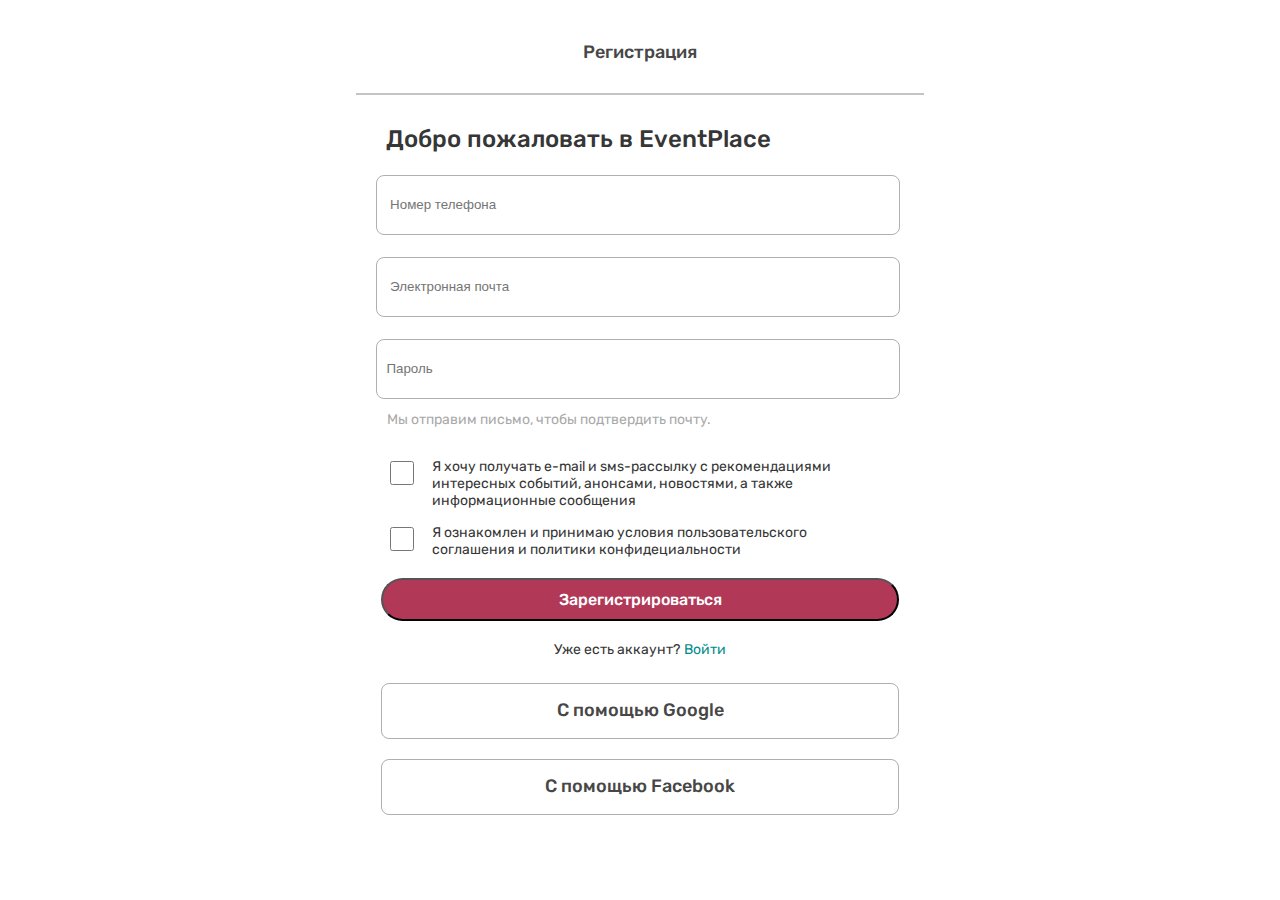
<file: index.html>
<!DOCTYPE html>
<html lang="en">
<head>
    <meta charset="UTF-8">
    <meta http-equiv="X-UA-Compatible" content="IE=edge">
    <meta name="viewport" content="width=device-width, initial-scale=1.0">
    <title>Docu</title>
    <link rel="stylesheet" href="css/style.css">
    <link rel="preconnect" href="https://fonts.googleapis.com">
    <link rel="preconnect" href="https://fonts.gstatic.com" crossorigin>
    <link href="https://fonts.googleapis.com/css2?family=Rakkas&family=Rubik:wght@300;400;500;600&display=swap" rel="stylesheet">
</head>
<body>
    <div class="main">
        <div class="reg">
            <div class="reg__window">
                <div class="reg__window-text">Регистрация</div>
                <div class="reg__window-line"></div>
            </div>
            <div class="reg__welcome">Добро пожаловать в EventPlace</div>
            <input type="tel" placeholder="   Номер телефона" class="reg__info" required>
            <input type="email" placeholder="   Электронная почта" class="reg__info" required>
            <input type="password" placeholder="  Пароль" class="reg__info" required>
            
            <div class="reg__aftext">Мы отправим письмо, чтобы подтвердить почту.</div>
            <div class="reg__rules1">
                <input type="checkbox" class="reg__rules1-form">
                <div class="reg__rules1-text">Я хочу получать e-mail и sмs-рассылку с рекомендациями <br> интересных событий, анонсами, новостями, а также <br> информационные сообщения</div>
            </div>
            <div class="reg__rules2">
                <input type="checkbox" class="reg__rules1-form">
                <div class="reg__rules1-text">Я ознакомлен и принимаю  условия пользовательского <br> соглашения и политики конфидециальности</div>
            </div>
            <div class="reg__btn">
                <button class="reg__btn-form">
                    <div class="reg__btn-text">Зарегистрироваться</div>
                </button>
            </div>
            <div class="winlog">
                <p>Уже есть аккаунт? <a href="#" class="winlog__btn">Войти</a></p> 
            </div>
            <div class="reg__google">
                <button class="reg__google-form">
                    <div class="reg__google-text">С помощью Google</div>
                </button>
            </div>
            <div class="reg__fb">
                <button class="reg__google-form">
                    <div class="reg__google-text">С помощью Facebook</div>
                </button>
            </div>
        </div>
    </div>
</body>
</html>
</file>
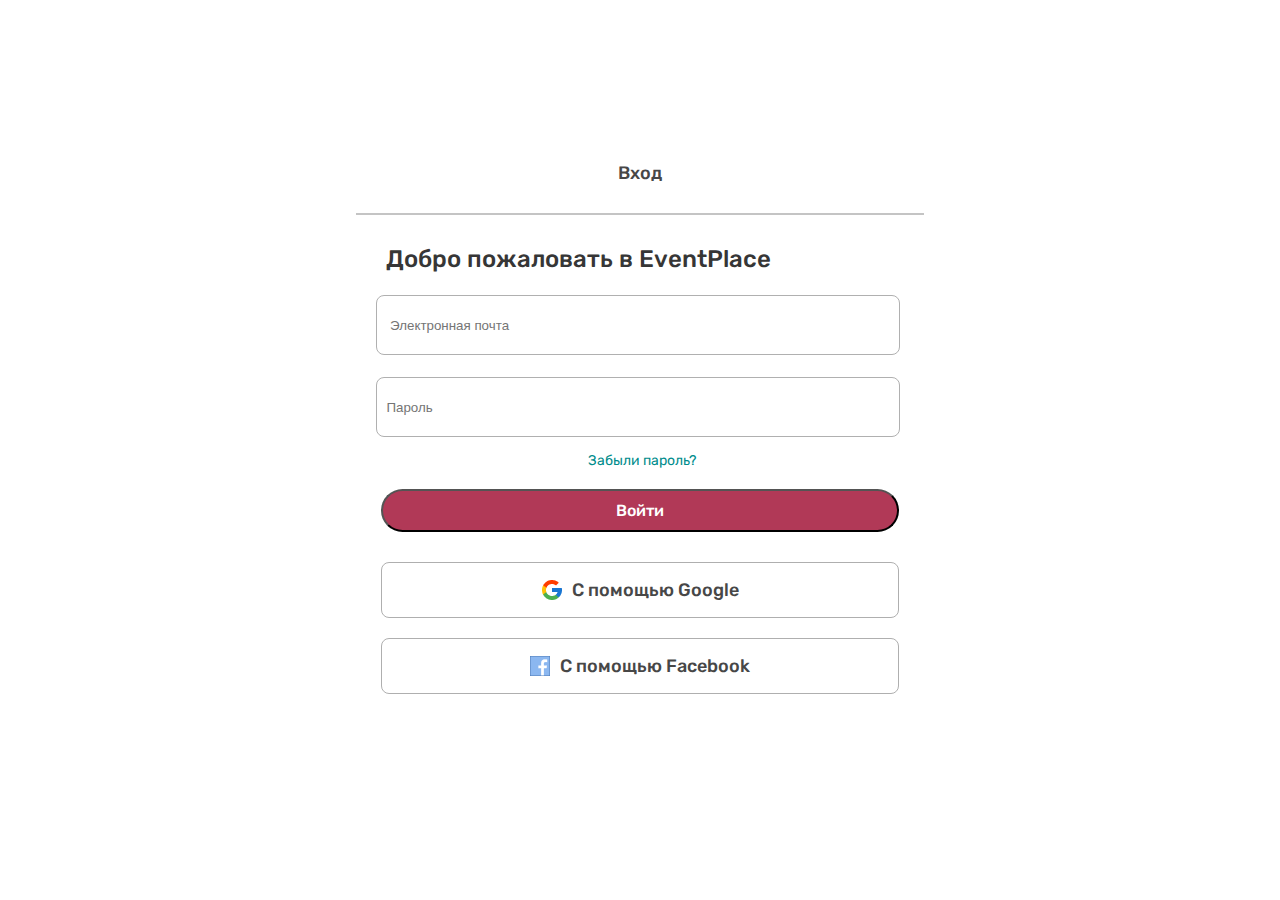
<file: index2.html>
<!DOCTYPE html>
<html lang="en">
<head>
    <meta charset="UTF-8">
    <meta http-equiv="X-UA-Compatible" content="IE=edge">
    <meta name="viewport" content="width=device-width, initial-scale=1.0">
    <title>Docu</title>
    <link rel="stylesheet" href="css/style.css">
    <link rel="preconnect" href="https://fonts.googleapis.com">
    <link rel="preconnect" href="https://fonts.gstatic.com" crossorigin>
    <link href="https://fonts.googleapis.com/css2?family=Rakkas&family=Rubik:wght@300;400;500;600&display=swap" rel="stylesheet">
</head>
<body>
    <div class="main">
        <div class="reg">
            <div class="reg__window">
                <div class="reg__window-text">Вход</div>
                <div class="reg__window-line"></div>
            </div>
            <div class="reg__welcome">Добро пожаловать в EventPlace</div>
            <input type="email" placeholder="   Электронная почта" class="reg__info" required>
            <input type="password" placeholder="  Пароль" class="reg__info" required>
            <div class="winlog">
                <a href="#" class="winlog__btn">Забыли пароль?</a>
            </div>
            <div class="reg__btn">
                <button class="reg__btn-form">
                    <div class="reg__btn-text">Войти</div>
                </button>
            </div>
            <div class="reg__google">
                <button class="reg__google-form">
                    <div class="reg__google-text google">С помощью Google</div>
                </button>
            </div>
            <div class="reg__fb">
                <button class="reg__fb-form">
                    <div class="reg__google-text facebook">С помощью Facebook</div>
                </button>
            </div>
        </div>
    </div>
</body>
</html>
</file>
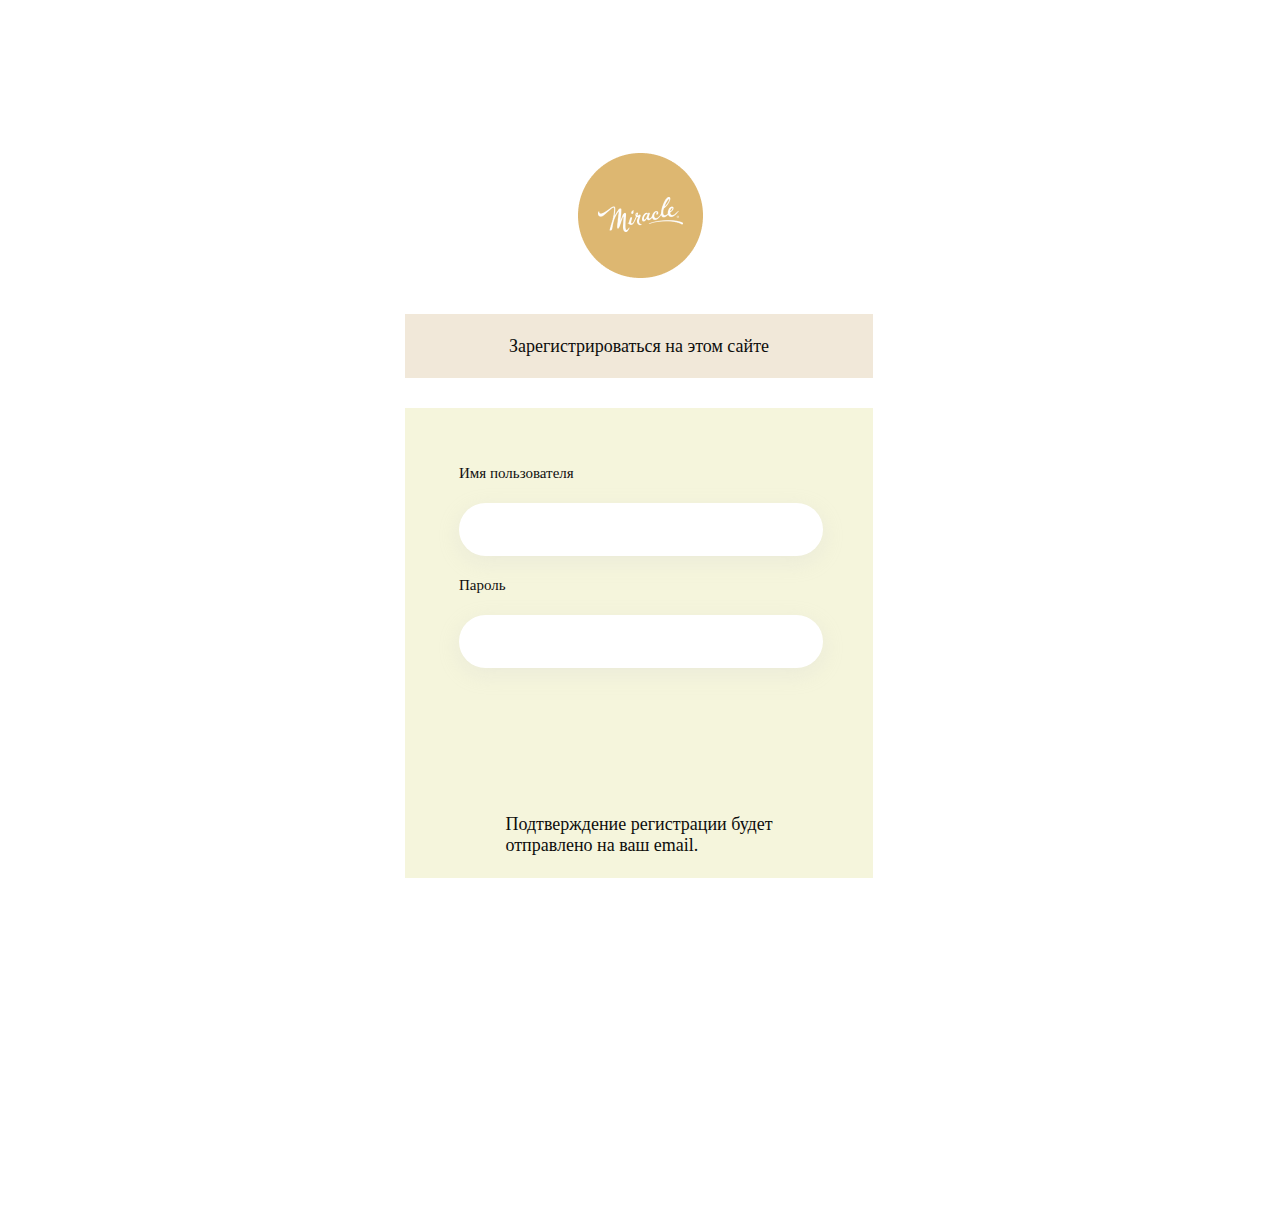
<file: index3.html>
<!DOCTYPE html>
<html lang="en">
<head>
    <meta charset="UTF-8">
    <meta http-equiv="X-UA-Compatible" content="IE=edge">
    <meta name="viewport" content="width=device-width, initial-scale=1.0">
    <title>Document</title>
    <link rel="stylesheet" href="css/style.css">
</head>
<body>
    <div class="maain">
        <div class="main1">
            <div class="logo">
                <img src="img/logo.png" alt="">
            </div>
            <div class="regist">
                <div class="regist__text">Зарегистрироваться на этом сайте</div>
            </div>
            <div class="log__gen">
                <div class="login1">
                    <div class="login__name-text">Имя пользователя</div>
                    <input type="password" placeholder="" class="login__input" required>
                </div>
                <div class="login2">
                    <div class="login__name-text">Пароль</div>
                    <input type="password" placeholder="" class="login__input" required>
                </div>
                <div class="podt">
                    <div class="podt__text">Подтверждение регистрации будет <br> отправлено на ваш email.</div>
                </div>
            </div>
        </div>
    </div>
</body>
</html>
</file>
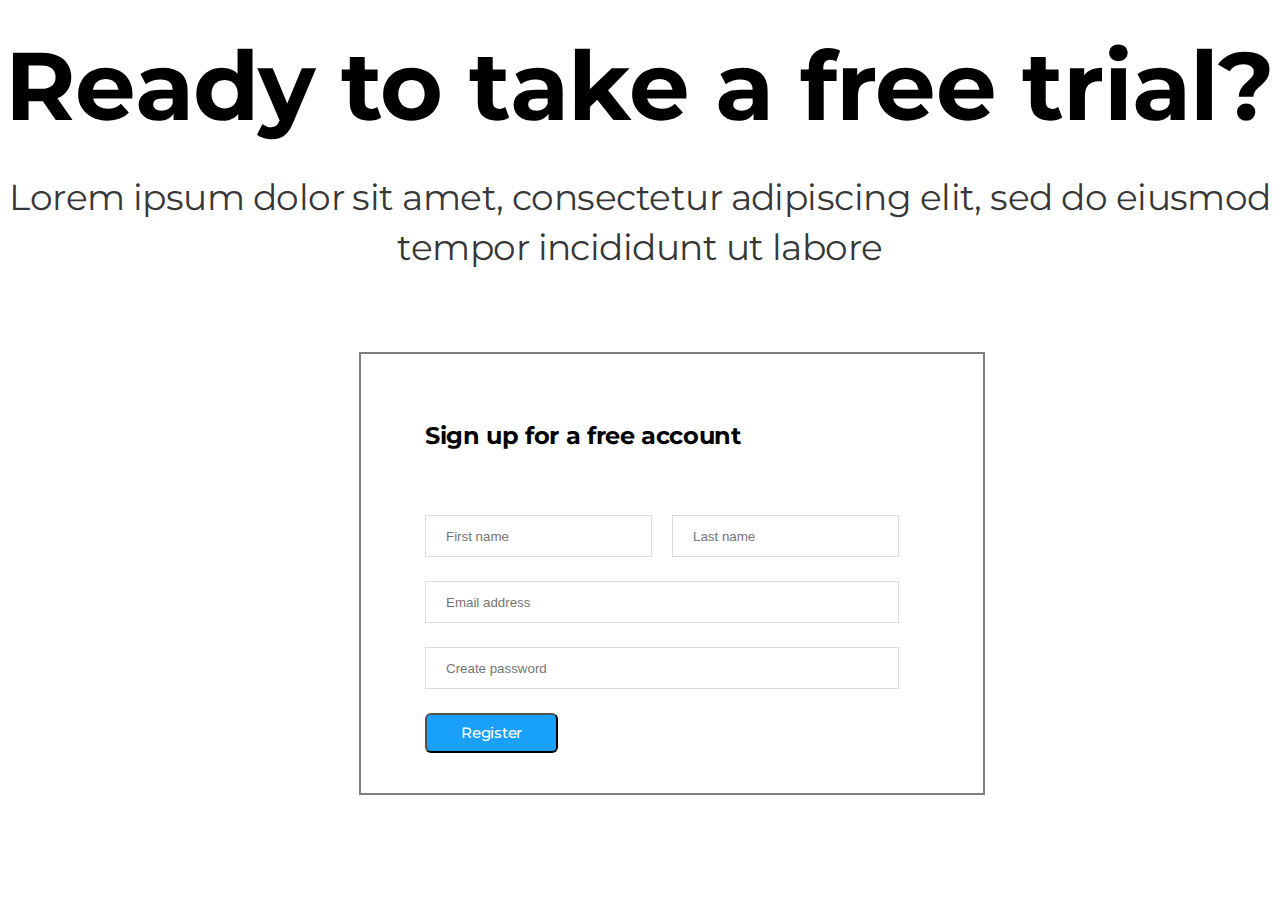
<file: index4.html>
<!DOCTYPE html>
<html lang="en">
<head>
    <meta charset="UTF-8">
    <meta http-equiv="X-UA-Compatible" content="IE=edge">
    <meta name="viewport" content="width=device-width, initial-scale=1.0">
    <title>Create akk</title>
    <link rel="stylesheet" href="css/style4.css">
</head>
<body>
    <div class="all">
        <header class="all__title">
            <h1>
                Ready to take a free trial?
            </h1>
        </header>
        <section class="all__info">
            <p>Lorem ipsum dolor sit amet, consectetur adipiscing elit, sed do eiusmod</p>
            <p>tempor incididunt ut labore</p>
        </section>
        <section class="all__block">
            <div class="all__block__title">
                <p>Sign up for a free account</p>
            </div>
            <div class="all__inputs">
                <div class="all__line__input">
                    <input type="text" class="short all__input" placeholder="First name">
                    <input type="text" class="short all__input" placeholder="Last name">
                </div>
                <input type="email" class="all__input" placeholder="Email address">
                <input type="password" class="all__input" placeholder="Create password">
                <div class="__button__position">
                    <button class='all__button'>
                        <a href="#">Register</a>
                    </button>
                </div>
            </div>
        </section>
    </div>
</body>
</html>
</file>
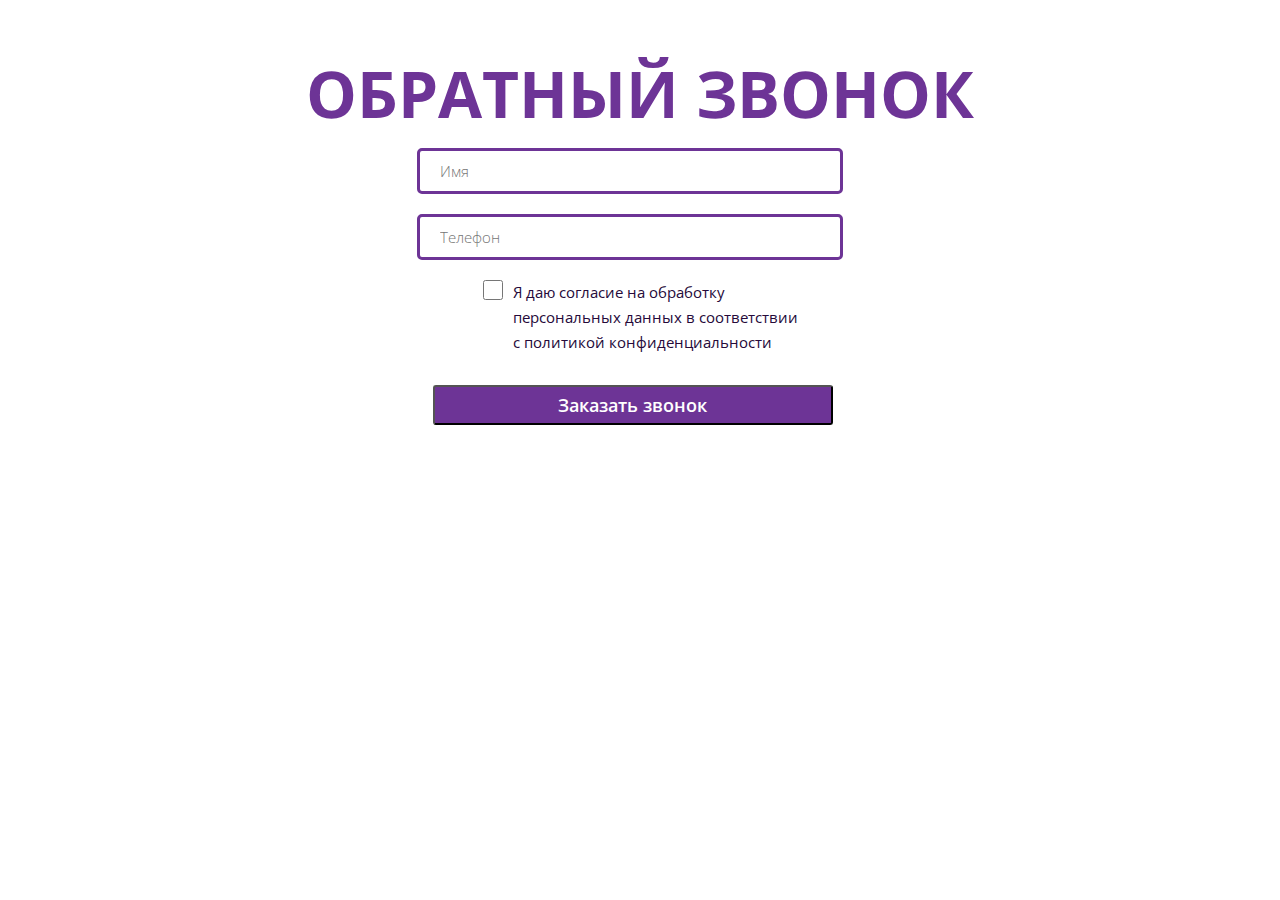
<file: index5.html>
<!DOCTYPE html>
<html lang="en">
<head>
    <meta charset="UTF-8">
    <meta http-equiv="X-UA-Compatible" content="IE=edge">
    <meta name="viewport" content="width=device-width, initial-scale=1.0">
    <title>frame 424</title>
    <link rel="stylesheet" href="css/style5.css">
</head>
<body>
    <div class="all">
        <header class="all__title">
            <h1>ОБРАТНЫЙ ЗВОНОК</h1>
        </header>
        <input type="text" class="all__input" placeholder="Имя">
        <input type="tel" class="all__input" placeholder="Телефон">
        <div class="all__check">
            <input type="checkbox" class="all__inputchecker">
            <p class="all__check__text">Я даю согласие на обработку 
                <br>персональных данных в соответствии
                <br>с политикой конфиденциальности</p>
        </div>
        <div class="all__btn">
            <button class="all__button">
                <a href="#">Заказать звонок</a>
            </button>
        </div>
    </div>
</body>
</html>
</file>
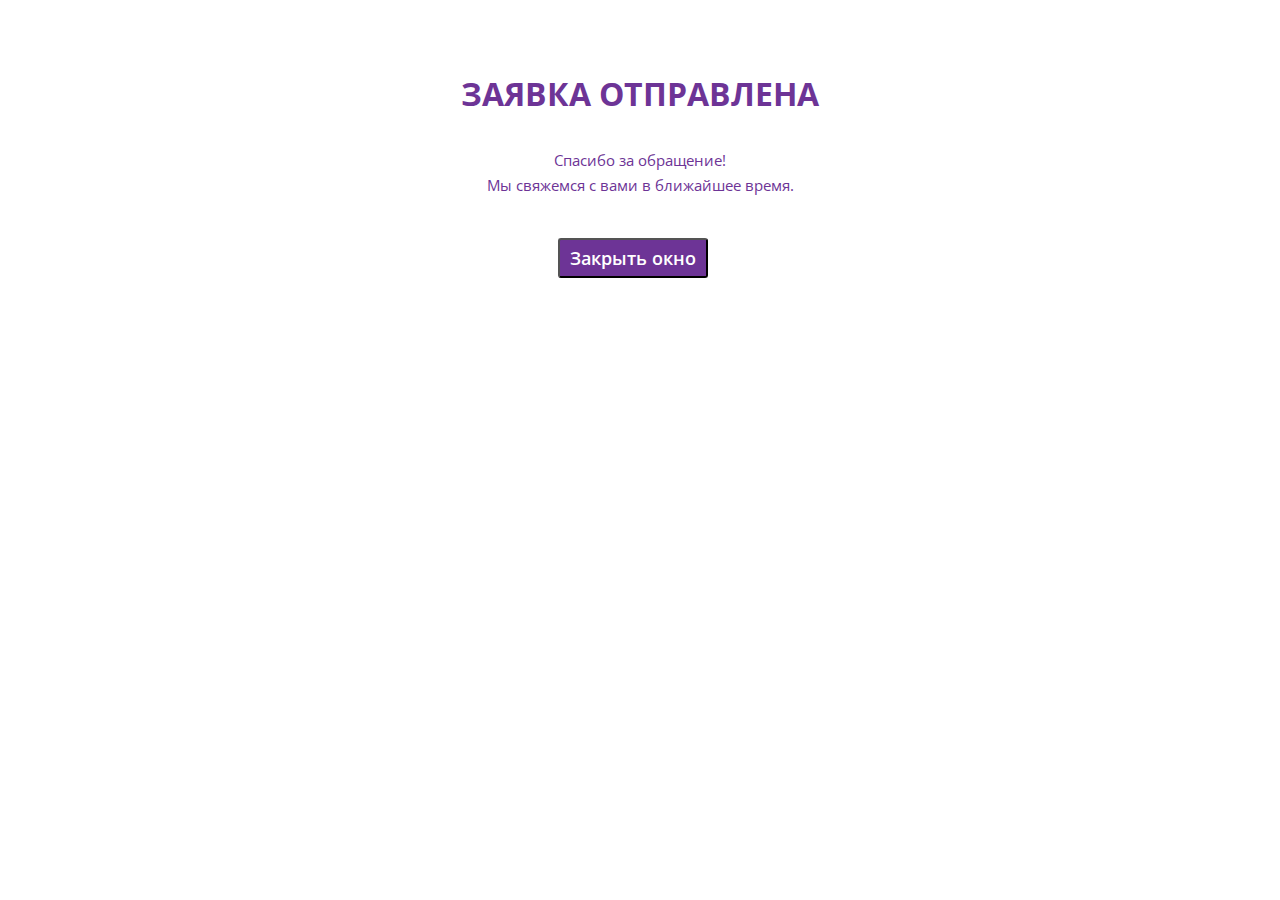
<file: index6.html>
<!DOCTYPE html>
<html lang="en">
<head>
    <meta charset="UTF-8">
    <meta http-equiv="X-UA-Compatible" content="IE=edge">
    <meta name="viewport" content="width=device-width, initial-scale=1.0">
    <title>frame 424</title>
    <link rel="stylesheet" href="css/style6.css">
</head>
<body>
    <div class="all">
        <header class="all__title">
            <p>ЗАЯВКА ОТПРАВЛЕНА</p>
        </header>
        <p class="all__text">Спасибо за обращение!</p>
        <p class="all__text">Мы свяжемся с вами в ближайшее время.</p>
        <div class="all__btn">
            <button class="all__button">
                <a href="#">Закрыть окно</a>
            </button>
        </div>
    </div>
</body>
</html>
</file>
<file: css/style.css>
.main {
    width: 100%;
    height: 811px;
    display: flex;
    justify-content: center;
}
.reg {
    height: 811px;
    width: 568px;
    display: flex;
    flex-direction: column;
    justify-content: center;
}
.reg__window {
    height: 80px;
    width: 568px;
    display: flex;
    align-items: center;
    justify-content: center;
    border-bottom: 2px solid #C4C4C4;
}
.reg__window-text {
    font-family: 'Rubik';
    font-style: normal;
    font-weight: 500;
    font-size: 18px;
    line-height: 21px;
    text-align: center;
    color: #474747;
}
.reg__window__line {
    border-bottom: 2px solid black;
}
.reg__welcome {
    margin-top: 30px;
    margin-left: 30px;
    font-family: 'Rubik';
    font-style: normal;
    font-weight: 500;
    font-size: 24px;
    line-height: 28px;
    color: #363636;
}
.reg__info {
    width: 518px;
    height: 56px;
    border: 1px solid #B0B0B0;
    border-radius: 8px;
    margin-top: 22px;
    margin-left: 20px;
}
.reg__aftext {
    font-family: 'Rubik';
    font-style: normal;
    font-weight: 400;
    font-size: 14px;
    line-height: 17px;
    color: #A9A9A9;
    margin-top: 12px;
    margin-left: 31px;
}
.reg__rules1 {
    width: 447px;
    height: 51px;
    display: flex;
    margin-top: 30px;
    margin-left: 30px;
}
.reg__rules1-form {
    background: #FFFFFF;
    border: 1px solid #C4C4C4;
    border-radius: 3px;
    width: 24px;
    height: 24px;
}
.reg__rules1-text {
    font-family: 'Rubik';
    font-style: normal;
    font-weight: 400;
    font-size: 14px;
    line-height: 17px;
    color: #363636;
    display: flex;
    white-space: nowrap;
    margin-left: 15px;
}
a {
    font-family: 'Rubik';
    font-style: normal;
    font-weight: 400;
    font-size: 14px;
    line-height: 17px;
    color: #363636;
    display: flex;
    white-space: nowrap;
    /* margin-left: 15px; */
}
.reg__rules2 {
    width: 447px;
    height: 34px;
    display: flex;
    margin-top: 15px;
    margin-left: 30px;
    white-space: nowrap;
}
.reg__btn {
    margin-top: 20px;
    width: 100%;
    height: 43px;
    display: flex;
    justify-content: center ;
}
.reg__btn-form {
    width: 518px;
    height: 43px;
    background: #B13957;
    border-radius: 30px;
    display: flex;
    justify-content: center;
    align-items: center;
}
.reg__btn-text {
    font-family: 'Rubik';
    font-style: normal;
    font-weight: 500;
    font-size: 16px;
    line-height: 19px;
    color: #FFFFFF;
    display: flex;
    justify-content: center;
    align-items: center;
}
.winlog {
    width: 100%;
    height: 17px;
    display: flex;
    justify-content: center;
    white-space: nowrap;
    margin-top: 15px;
}
.winlog p {
    display: flex;
    align-items: center;
    font-family: 'Rubik';
font-style: normal;
font-weight: 400;
font-size: 14px;
line-height: 17px;
/* identical to box height */
color: #363636;
}
a {
    display: flex;
    font-family: 'Rubik';
    font-style: normal;
    font-weight: 400;
    font-size: 14px;
    line-height: 17px;
    color: #008C8C;
    text-decoration: none;
    align-items: center;
}
.winlog__btn {
    margin-left: 4px;
    font-family: 'Rubik';
    font-style: normal;
    font-weight: 400;
    font-size: 14px;
    line-height: 17px;
    /* identical to box height */
}
.reg__google {
    width: 100%;
    height: 56px;
    margin-top: 30px;
    display: flex;
    justify-content: center;
    text-decoration: none;
    list-style: none;
}
.reg__google-form {
    width: 518px;
    height: 56px;
    display: flex;
    justify-content: center;
    align-items: center;
    width: 518px;
    border: 1px solid #AFAFAF;
    border-radius: 8px;
    background-color: white;
}
.reg__google-img {

}
.p {
    font-family: 'Rubik';
    font-style: normal;
    font-weight: 400;
    font-size: 14px;
    line-height: 17px;
    /* identical to box height */
    color: #363636;
}
.reg__google-text {
    font-family: 'Rubik';
    font-style: normal;
    font-weight: 500;
    font-size: 18px;
    line-height: 21px;
    color: #474747;
    display: flex;
}
.reg__fb {
    margin-top: 20px;
    width: 100%;
    height: 56px;
    margin-top: 20px;
    display: flex;
    justify-content: center;
}
.reg__google-img {
    margin-right: 20px;
}
.reg__inf {
    margin-left: 20px;
}
.reg__fb-form {
    width: 518px;
    height: 56px;
    display: flex;
    justify-content: center;
    align-items: center;
    width: 518px;
    border: 1px solid #AFAFAF;
    border-radius: 8px;
    background-color: white;
}
.reg__google-form::before {

}
.google::before {
    content: "";
    background: url("../img/go.png") ;
    display: block;
    width: 20px;
    height: 20px;
    margin-right: 10px;
}
.facebook::before {
    content: "";
    background: url("../img/fb.png") ;
    display: block;
    width: 20px;
    height: 20px;
    margin-right: 10px;
}
/*           3 форма         */
.maain {
    height: 1196px;
    width: 100%;
    display: flex;
    justify-content: center;
}
.main1 {
    width: 1070px;
    height: 1196px;
    
}
.logo {
    display: flex;
    justify-content: center;
    margin-top: 145px;
}
.regist {
    width: 468px;
    height: 64px;
    background: #F1E8D9;
    display: flex;
    justify-content: center;
    margin-left: 300px;
    margin-top: 36px;
}
.regist__text {
    font-family: 'Nunito Sans';
    font-style: normal;
    font-weight: 300;
    font-size: 18px;
    /* or 1px */
    display: flex;
    align-items: center;
    /* Черный */
    color: #0D0D0C;
}
.log__gen {
    width: 468px;
    height: 470px;
    display: flex;
    background-color: beige;
    align-items: center;
    flex-direction: column;
    margin-left: 300px;
    margin-top: 30px;
}
.login1 {
    width: 360px;
    height: 90px;
}
.login__name-text {
    display: flex;
    font-family: 'Nunito Sans';
    font-style: normal;
    font-weight: 400;
    font-size: 15px;
    line-height: 20px;
    color: #0F0F0F;
    margin-top: 55px;
}
.login__input {
    background: #FFFFFF;
    box-shadow: 0px 6px 20px rgba(206, 206, 206, 0.25);
    border-radius: 60px;
    width: 360px;
    height: 51px;
    border: 0;
    margin-top: 20px;
}
.login2 {
    margin-top: 22px;
    width: 360px;
    height: 90px;

}
.podt {
    margin-top: 204px;
}
.podt__text {
    font-family: 'Nunito Sans';
    font-style: normal;
    font-weight: 300;
    font-size: 18px;
    color: #0D0D0C;
    white-space: nowrap;
}
.button {

}
.button__text {

}
.forgot {

}
.forgot__log {
    
}
.forgot__forgot {

}
.miracle {

}
.miracle__text {

}
.politic {

}
.politic__text {

}
</file>
<file: css/style4.css>
*{
    margin: 0;
    padding: 0;
}

a{
    font-family: 'Montserrat';
    font-style: normal;
    font-weight: 500;
    font-size: 15px;
    line-height: 18px;
    display: flex;
    align-items: center;
    text-align: center;
    letter-spacing: -0.015em;
    text-decoration: none;
    list-style: none;
    
    color: #FFFFFF;    
}

@font-face{  
    font-family:'Montserrat';
    src: url('../fonts/Montserrat-VariableFont_wght.ttf');}

.all{
    display: flex;
    align-items: center;
    padding-top: 50px;
    flex-direction: column;

}


.all__title{
    padding-bottom: 50px;
    font-family: 'Montserrat';
    font-style: normal;
    font-weight: 400;
    font-size: 48px;
    line-height: 72px;
    text-align: center;
    letter-spacing: -0.015em;

    color: #000000;
}

.all__info{
    font-family: 'Montserrat';
    font-style: normal;
    font-weight: 400;
    font-size: 36px;
    line-height: 50px;
    text-align: center;
    letter-spacing: -0.015em;
    color: rgba(0, 0, 0, 0.8);
    padding-bottom: 80px;
}

.all__block{
    display: flex;
    flex-direction: column;
    width: 622px;
    height: 439px;
    background: #FFFFFF;
    border: 2px solid rgba(0, 0, 0, 0.5);
    margin-left: 64px;

}

.all__block__title{
    padding-top: 64px;
    padding-left: 64px;
    font-family: 'Montserrat';
    font-style: normal;
    font-weight: 700;
    font-size: 24px;
    line-height: 36px;
    letter-spacing: -0.015em;
    color: #000000;
    padding-bottom: 61px;
}

.all__inputs{
display: flex;
flex-direction: column;
padding-left: 64px;
padding-right: 64px;


}

.all__line__input{
    display: flex;

}

.all__input{
    background: #FFFFFF;
    border: 1px solid rgba(187, 183, 183, 0.5);
    margin-right: 20px;
    height: 40px;
    padding-left: 20px;
    margin-bottom: 24px;

}

.short{
    width: 250px;
   
}

.all__button__posision{

}

.all__button{
    display: flex;
    justify-content: center;
    align-items: center;
    background: #18A0FB;
    border-radius: 6px;
    height: 40px;
    padding-left: 34px;
    padding-right: 34px;
}

.all__button:hover{
    background-color: #096daf;
}
</file>
<file: css/style5.css>
*{
margin: 0;
padding: 0;
}

a{
    font-family: 'Open Sans';
    font-style: normal;
    font-weight: 600;
    font-size: 18px;
    line-height: 30px;
    color: #FFFFFF;
    flex: none;
    order: 0;
    flex-grow: 0;  
    text-decoration: none;
    list-style: none;  
}

@font-face{  
    font-family:'Open Sans';
    src: url('../fonts/OpenSans-VariableFont_wdth\,wght.ttf');}

.all{
    display: flex;
    flex-direction: column;
    align-items: center;
    padding-top: 70px;

}

.all__title{
    font-family: 'Open Sans';
    font-style: normal;
    font-weight: 700;
    font-size: 32px;
    line-height: 48px;
    text-transform: uppercase;
    color: #6D3496;
    padding-bottom: 30px;
    
}

/* .all__inputs{
    display: flex;
    flex-direction: column;
} */

.all__input{
    font-family: 'Open Sans';
    font-style: normal;
    font-weight: 300;
    font-size: 15px;
    line-height: 22px;
    color: #6D3496;
    flex: none;
    order: 0;
    flex-grow: 1;
    margin-bottom:20px ;
    border: 3px solid #6D3496;
    margin-right: 20px;
    height: 40px;
    width: 400px;
    border-radius: 5px;
    padding-left: 20px;
}

.all__check{
    display: flex;
    font-family: 'Open Sans';
    font-style: normal;
    font-weight: 400;
    font-size: 15px;
    line-height: 25px;
    color: #260A3A;
    flex: none;
    order: 0;
    flex-grow: 1;  
}

.all__inputchecker{
    width: 10px;
    height: 10px;
    margin-right: 10px;
    display: flex;
    flex-direction: column;
    justify-content: center;
    align-items: center;
    padding: 0px;  
    width: 20px;
    height: 20px;
    border: 1px solid #260A3A;
    order: 0;
    flex-grow: 0;
}


.all__check__text{
    padding-bottom: 30px;
}

.all__btn{
    margin-right: 15px;

}

.all__button{
    background: #6D3496;
    border-radius: 3px;
    flex: none;
    order: 3;
    align-self: stretch;
    flex-grow: 0;
    height: 40px;
    width: 400px;
}
</file>
<file: css/style6.css>
*{
margin: 0;
padding: 0;
}

a{
    font-family: 'Open Sans';
    font-style: normal;
    font-weight: 600;
    font-size: 18px;
    line-height: 30px;
    color: #FFFFFF;
    flex: none;
    order: 0;
    flex-grow: 0;  
    text-decoration: none;
    list-style: none;  
}

@font-face{  
    font-family:'Open Sans';
    src: url('../fonts/OpenSans-VariableFont_wdth\,wght.ttf');}

.all{
    display: flex;
    flex-direction: column;
    align-items: center;
    padding-top: 70px;

}

.all__title{
    font-family: 'Open Sans';
    font-style: normal;
    font-weight: 700;
    font-size: 32px;
    line-height: 48px;
    text-transform: uppercase;
    color: #6D3496;
    padding-bottom: 30px;
    
}

.all__text{
    font-family: 'Open Sans';
    font-style: normal;
    font-weight: 400;
    font-size: 15px;
    line-height: 25px;
    text-align: center;
    color: #6D3496;
    flex: none;
    order: 0;
    flex-grow: 1;

}

.all__btn{
    margin-right: 15px;
    padding-top: 40px;

}

.all__button{
    background: #6D3496;
    border-radius: 3px;
    flex: none;
    order: 3;
    align-self: stretch;
    flex-grow: 0;
    height: 40px;
    padding: 10px;
    display: flex;
    justify-content:center;
    align-items: center;
}
</file>
